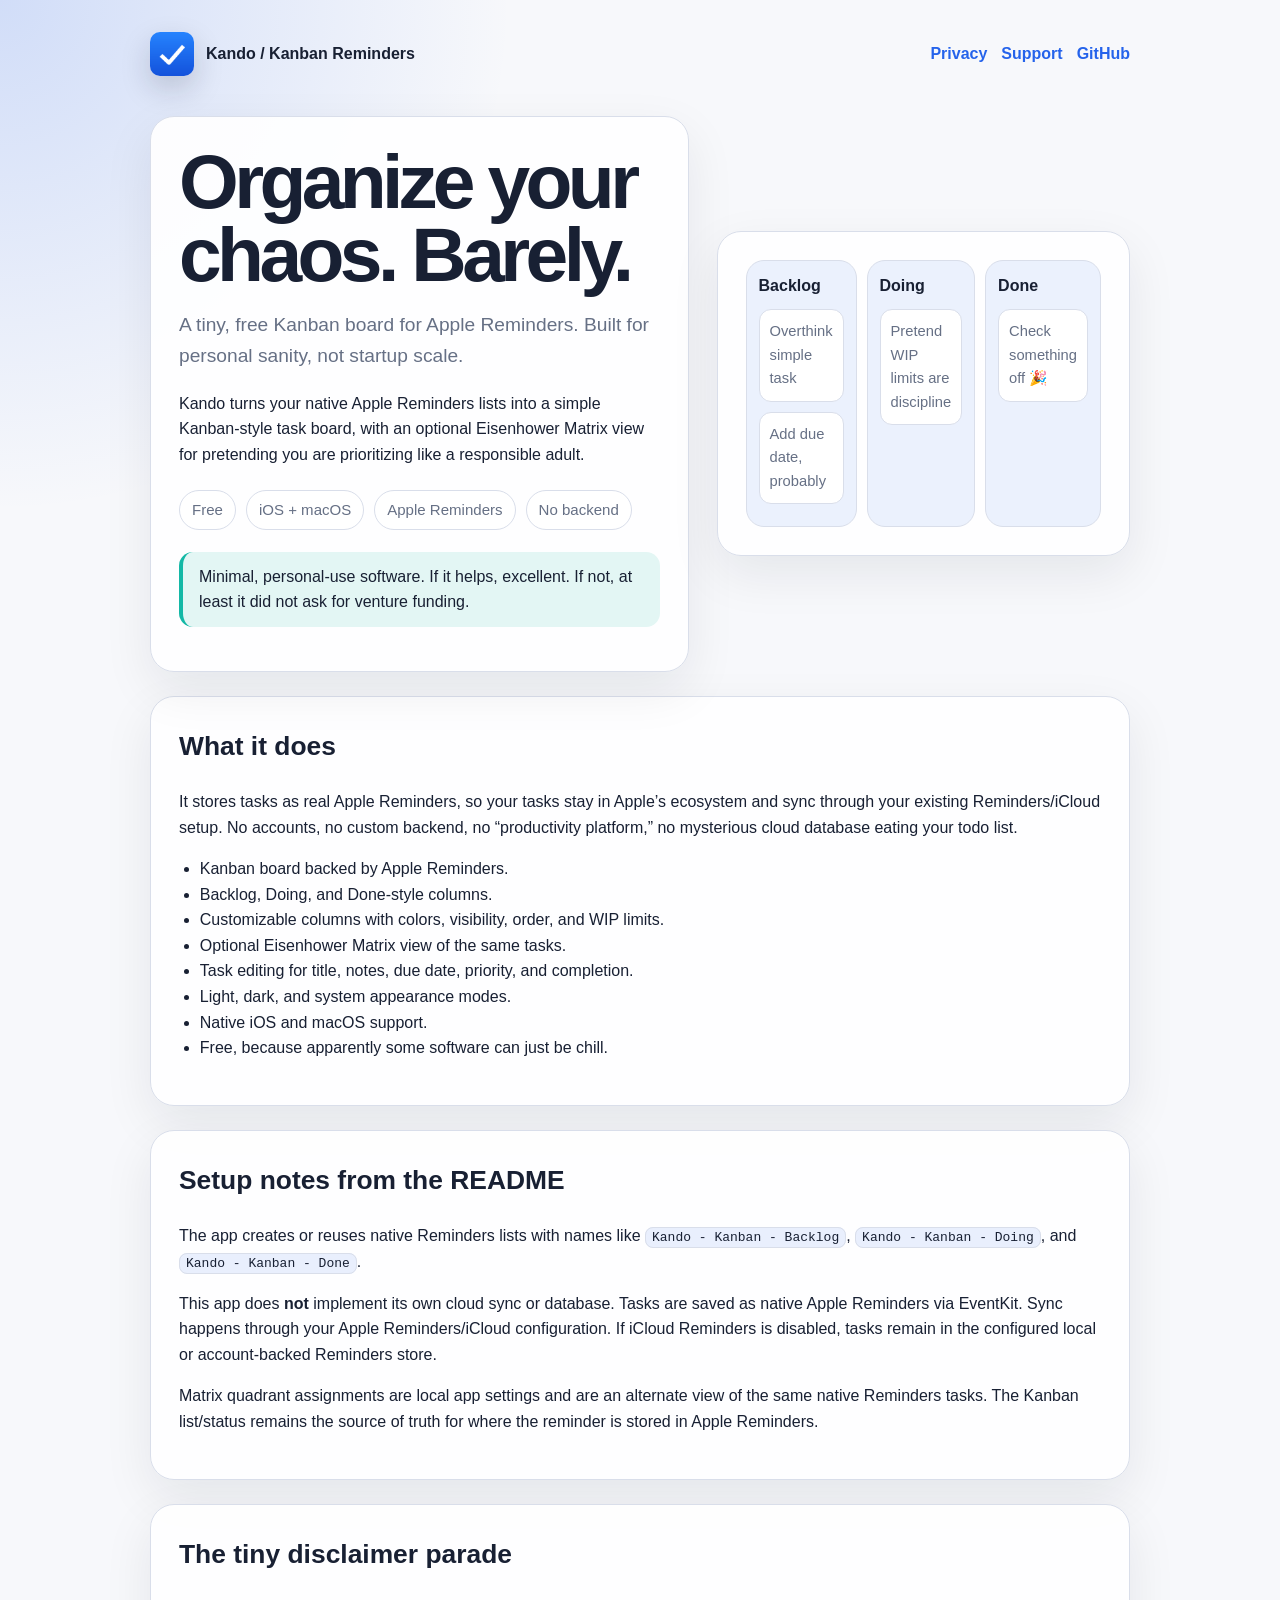
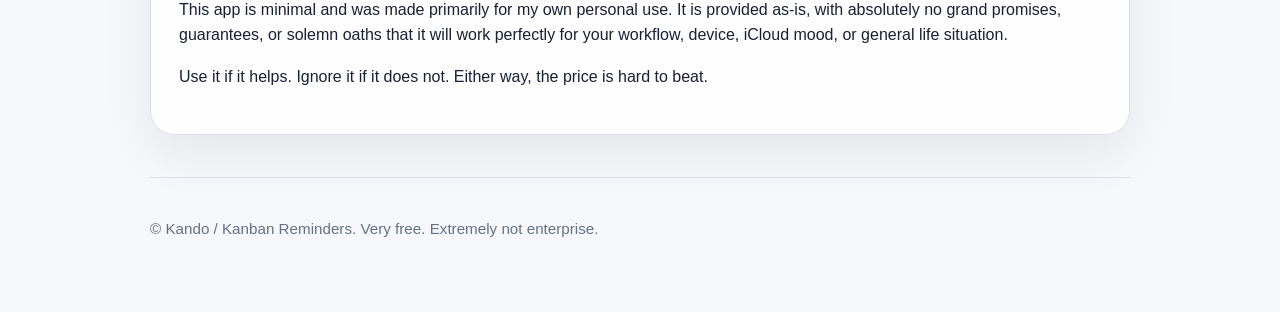
<file: docs/index.html>
<!doctype html>
<html lang="en">
<head>
  <meta charset="utf-8">
  <meta name="viewport" content="width=device-width, initial-scale=1">
  <title>Kando — Kanban Reminders</title>
  <meta name="description" content="A tiny, free Kanban board for Apple Reminders. Built for personal sanity, not startup scale.">
  <link rel="icon" href="assets/kando-icon.png">
  <link rel="apple-touch-icon" href="assets/kando-icon.png">
  <link rel="stylesheet" href="styles.css">
</head>
<body>
  <main class="page">
    <nav>
      <a class="brand" href="index.html">
        <img class="logo" src="assets/kando-icon.png" alt="Kando app icon">
        <span>Kando / Kanban Reminders</span>
      </a>
      <div class="links">
        <a href="privacy.html">Privacy</a>
        <a href="support.html">Support</a>
        <a href="https://github.com/">GitHub</a>
      </div>
    </nav>

    <section class="hero">
      <div class="card">
        <h1>Organize your chaos. Barely.</h1>
        <p class="lede">A tiny, free Kanban board for Apple Reminders. Built for personal sanity, not startup scale.</p>
        <p>Kando turns your native Apple Reminders lists into a simple Kanban-style task board, with an optional Eisenhower Matrix view for pretending you are prioritizing like a responsible adult.</p>
        <div class="badges">
          <span class="badge">Free</span>
          <span class="badge">iOS + macOS</span>
          <span class="badge">Apple Reminders</span>
          <span class="badge">No backend</span>
        </div>
        <p class="notice">Minimal, personal-use software. If it helps, excellent. If not, at least it did not ask for venture funding.</p>
      </div>

      <div class="card mock-board" aria-label="Kanban board illustration">
        <div class="column"><strong>Backlog</strong><div class="task">Overthink simple task</div><div class="task">Add due date, probably</div></div>
        <div class="column"><strong>Doing</strong><div class="task">Pretend WIP limits are discipline</div></div>
        <div class="column"><strong>Done</strong><div class="task">Check something off 🎉</div></div>
      </div>
    </section>

    <section class="card" style="margin-top: 24px;">
      <h2>What it does</h2>
      <p>It stores tasks as real Apple Reminders, so your tasks stay in Apple’s ecosystem and sync through your existing Reminders/iCloud setup. No accounts, no custom backend, no “productivity platform,” no mysterious cloud database eating your todo list.</p>
      <ul>
        <li>Kanban board backed by Apple Reminders.</li>
        <li>Backlog, Doing, and Done-style columns.</li>
        <li>Customizable columns with colors, visibility, order, and WIP limits.</li>
        <li>Optional Eisenhower Matrix view of the same tasks.</li>
        <li>Task editing for title, notes, due date, priority, and completion.</li>
        <li>Light, dark, and system appearance modes.</li>
        <li>Native iOS and macOS support.</li>
        <li>Free, because apparently some software can just be chill.</li>
      </ul>
    </section>

    <section class="card" style="margin-top: 24px;">
      <h2>Setup notes from the README</h2>
      <p>The app creates or reuses native Reminders lists with names like <code>Kando - Kanban - Backlog</code>, <code>Kando - Kanban - Doing</code>, and <code>Kando - Kanban - Done</code>.</p>
      <p>This app does <strong>not</strong> implement its own cloud sync or database. Tasks are saved as native Apple Reminders via EventKit. Sync happens through your Apple Reminders/iCloud configuration. If iCloud Reminders is disabled, tasks remain in the configured local or account-backed Reminders store.</p>
      <p>Matrix quadrant assignments are local app settings and are an alternate view of the same native Reminders tasks. The Kanban list/status remains the source of truth for where the reminder is stored in Apple Reminders.</p>
    </section>

    <section class="card" style="margin-top: 24px;">
      <h2>The tiny disclaimer parade</h2>
      <p>This app is minimal and was made primarily for my own personal use. It is provided as-is, with absolutely no grand promises, guarantees, or solemn oaths that it will work perfectly for your workflow, device, iCloud mood, or general life situation.</p>
      <p>Use it if it helps. Ignore it if it does not. Either way, the price is hard to beat.</p>
    </section>

    <footer>
      <p>© Kando / Kanban Reminders. Very free. Extremely not enterprise.</p>
    </footer>
  </main>
</body>
</html>
</file>
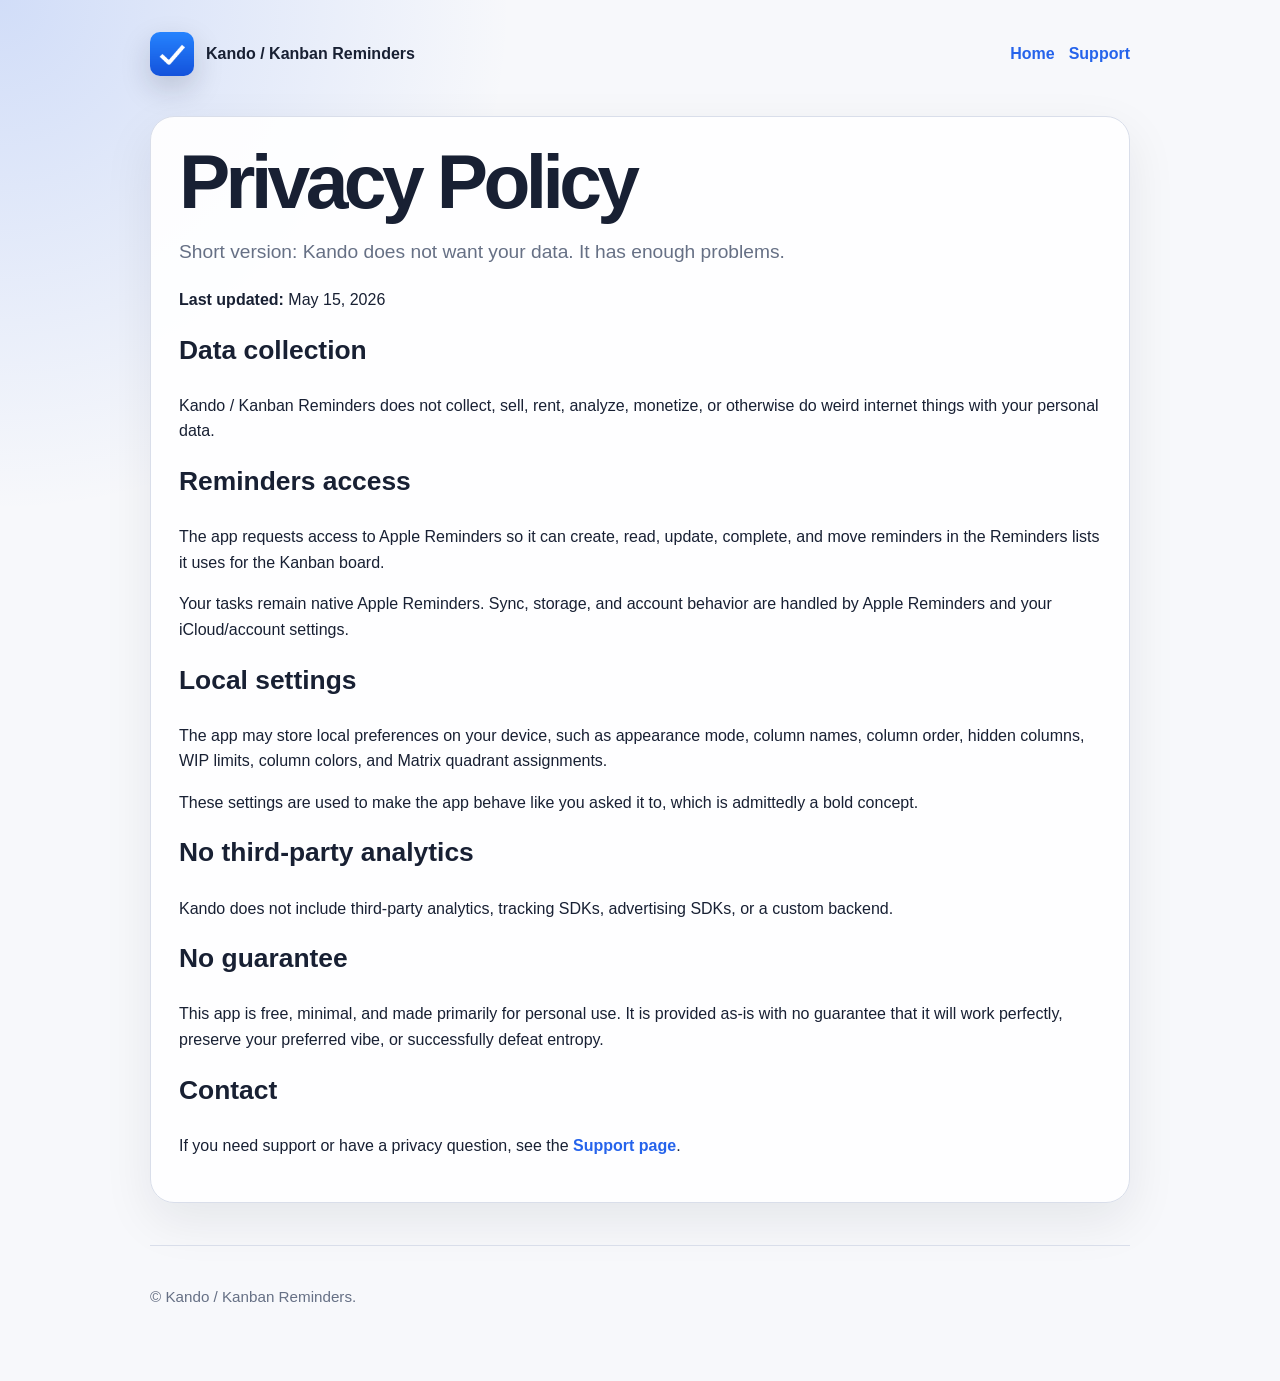
<file: docs/privacy.html>
<!doctype html>
<html lang="en">
<head>
  <meta charset="utf-8">
  <meta name="viewport" content="width=device-width, initial-scale=1">
  <title>Privacy Policy — Kando</title>
  <meta name="description" content="Privacy policy for Kando / Kanban Reminders.">
  <link rel="icon" href="assets/kando-icon.png">
  <link rel="apple-touch-icon" href="assets/kando-icon.png">
  <link rel="stylesheet" href="styles.css">
</head>
<body>
  <main class="page">
    <nav>
      <a class="brand" href="index.html">
        <img class="logo" src="assets/kando-icon.png" alt="Kando app icon">
        <span>Kando / Kanban Reminders</span>
      </a>
      <div class="links">
        <a href="index.html">Home</a>
        <a href="support.html">Support</a>
      </div>
    </nav>

    <section class="card">
      <h1>Privacy Policy</h1>
      <p class="lede">Short version: Kando does not want your data. It has enough problems.</p>
      <p><strong>Last updated:</strong> May 15, 2026</p>

      <h2>Data collection</h2>
      <p>Kando / Kanban Reminders does not collect, sell, rent, analyze, monetize, or otherwise do weird internet things with your personal data.</p>

      <h2>Reminders access</h2>
      <p>The app requests access to Apple Reminders so it can create, read, update, complete, and move reminders in the Reminders lists it uses for the Kanban board.</p>
      <p>Your tasks remain native Apple Reminders. Sync, storage, and account behavior are handled by Apple Reminders and your iCloud/account settings.</p>

      <h2>Local settings</h2>
      <p>The app may store local preferences on your device, such as appearance mode, column names, column order, hidden columns, WIP limits, column colors, and Matrix quadrant assignments.</p>
      <p>These settings are used to make the app behave like you asked it to, which is admittedly a bold concept.</p>

      <h2>No third-party analytics</h2>
      <p>Kando does not include third-party analytics, tracking SDKs, advertising SDKs, or a custom backend.</p>

      <h2>No guarantee</h2>
      <p>This app is free, minimal, and made primarily for personal use. It is provided as-is with no guarantee that it will work perfectly, preserve your preferred vibe, or successfully defeat entropy.</p>

      <h2>Contact</h2>
      <p>If you need support or have a privacy question, see the <a class="button" href="support.html">Support page</a>.</p>
    </section>

    <footer>
      <p>© Kando / Kanban Reminders.</p>
    </footer>
  </main>
</body>
</html>
</file>
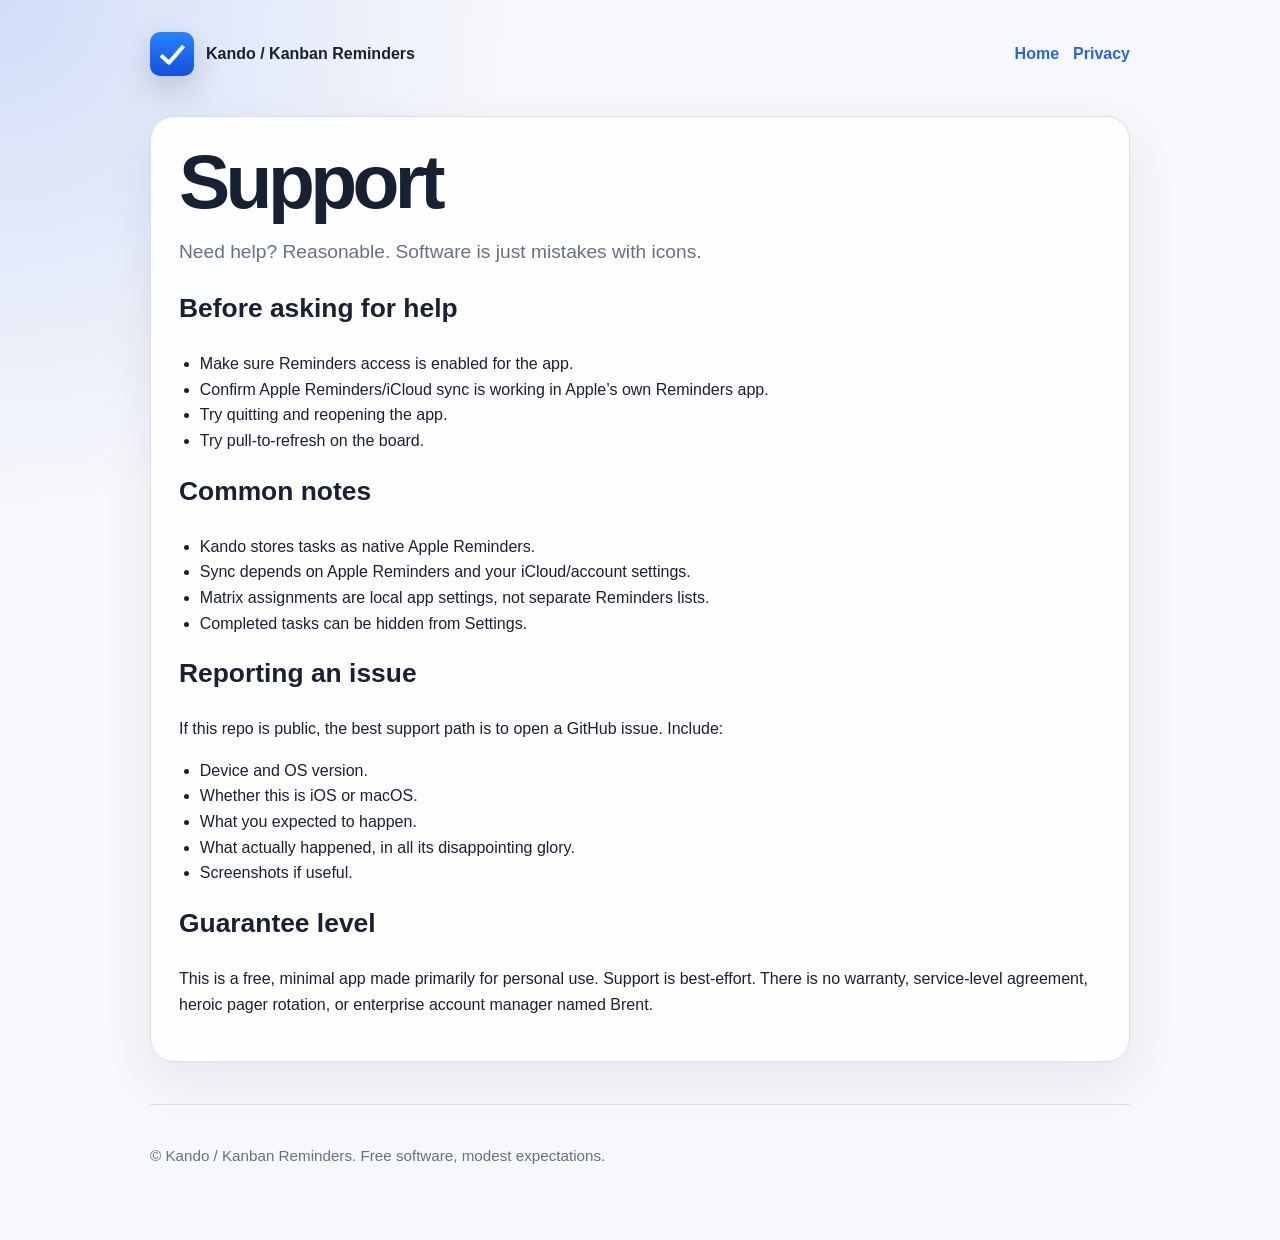
<file: docs/support.html>
<!doctype html>
<html lang="en">
<head>
  <meta charset="utf-8">
  <meta name="viewport" content="width=device-width, initial-scale=1">
  <title>Support — Kando</title>
  <meta name="description" content="Support page for Kando / Kanban Reminders.">
  <link rel="icon" href="assets/kando-icon.png">
  <link rel="apple-touch-icon" href="assets/kando-icon.png">
  <link rel="stylesheet" href="styles.css">
</head>
<body>
  <main class="page">
    <nav>
      <a class="brand" href="index.html">
        <img class="logo" src="assets/kando-icon.png" alt="Kando app icon">
        <span>Kando / Kanban Reminders</span>
      </a>
      <div class="links">
        <a href="index.html">Home</a>
        <a href="privacy.html">Privacy</a>
      </div>
    </nav>

    <section class="card">
      <h1>Support</h1>
      <p class="lede">Need help? Reasonable. Software is just mistakes with icons.</p>

      <h2>Before asking for help</h2>
      <ul>
        <li>Make sure Reminders access is enabled for the app.</li>
        <li>Confirm Apple Reminders/iCloud sync is working in Apple’s own Reminders app.</li>
        <li>Try quitting and reopening the app.</li>
        <li>Try pull-to-refresh on the board.</li>
      </ul>

      <h2>Common notes</h2>
      <ul>
        <li>Kando stores tasks as native Apple Reminders.</li>
        <li>Sync depends on Apple Reminders and your iCloud/account settings.</li>
        <li>Matrix assignments are local app settings, not separate Reminders lists.</li>
        <li>Completed tasks can be hidden from Settings.</li>
      </ul>

      <h2>Reporting an issue</h2>
      <p>If this repo is public, the best support path is to open a GitHub issue. Include:</p>
      <ul>
        <li>Device and OS version.</li>
        <li>Whether this is iOS or macOS.</li>
        <li>What you expected to happen.</li>
        <li>What actually happened, in all its disappointing glory.</li>
        <li>Screenshots if useful.</li>
      </ul>

      <h2>Guarantee level</h2>
      <p>This is a free, minimal app made primarily for personal use. Support is best-effort. There is no warranty, service-level agreement, heroic pager rotation, or enterprise account manager named Brent.</p>
    </section>

    <footer>
      <p>© Kando / Kanban Reminders. Free software, modest expectations.</p>
    </footer>
  </main>
</body>
</html>
</file>
<file: docs/styles.css>
:root {
  color-scheme: light dark;
  --bg: #f7f8fb;
  --card: #ffffff;
  --text: #182033;
  --muted: #667085;
  --border: #d9deea;
  --accent: #2563eb;
  --accent-2: #14b8a6;
}

@media (prefers-color-scheme: dark) {
  :root {
    --bg: #0f172a;
    --card: #111c33;
    --text: #edf2ff;
    --muted: #a6b0c3;
    --border: #25314a;
    --accent: #60a5fa;
    --accent-2: #2dd4bf;
  }
}

* { box-sizing: border-box; }

body {
  margin: 0;
  font-family: -apple-system, BlinkMacSystemFont, "Segoe UI", sans-serif;
  line-height: 1.6;
  background:
    radial-gradient(circle at top left, rgba(37, 99, 235, 0.18), transparent 32rem),
    var(--bg);
  color: var(--text);
}

.page {
  width: min(980px, calc(100% - 32px));
  margin: 0 auto;
  padding: 32px 0 56px;
}

nav {
  display: flex;
  justify-content: space-between;
  align-items: center;
  gap: 16px;
  margin-bottom: 40px;
}

.brand {
  display: flex;
  align-items: center;
  gap: 12px;
  color: var(--text);
  text-decoration: none;
  font-weight: 800;
}

.logo {
  width: 44px;
  height: 44px;
  border-radius: 10px;
  box-shadow: 0 12px 30px rgba(15, 23, 42, 0.18);
}

.links {
  display: flex;
  gap: 14px;
  flex-wrap: wrap;
}

.links a, .button {
  color: var(--accent);
  text-decoration: none;
  font-weight: 650;
}

.hero {
  display: grid;
  grid-template-columns: 1.15fr 0.85fr;
  gap: 28px;
  align-items: center;
}

.card {
  background: color-mix(in srgb, var(--card) 92%, transparent);
  border: 1px solid var(--border);
  border-radius: 24px;
  padding: 28px;
  box-shadow: 0 18px 50px rgba(15, 23, 42, 0.08);
}

h1 {
  font-size: clamp(2.3rem, 7vw, 4.8rem);
  line-height: 0.95;
  margin: 0 0 18px;
  letter-spacing: -0.06em;
}

h2 {
  margin-top: 0;
  font-size: 1.65rem;
}

h3 { margin-bottom: 8px; }

p.lede {
  font-size: 1.2rem;
  color: var(--muted);
}

ul { padding-left: 1.3rem; }

.badges {
  display: flex;
  gap: 10px;
  flex-wrap: wrap;
  margin: 22px 0;
}

.badge {
  border: 1px solid var(--border);
  background: var(--card);
  border-radius: 999px;
  padding: 7px 12px;
  color: var(--muted);
  font-size: 0.94rem;
}

.notice {
  border-left: 4px solid var(--accent-2);
  padding: 12px 16px;
  background: color-mix(in srgb, var(--accent-2) 12%, var(--card));
  border-radius: 14px;
}

.mock-board {
  display: grid;
  grid-template-columns: repeat(3, 1fr);
  gap: 10px;
  min-height: 280px;
}

.column {
  border-radius: 18px;
  background: color-mix(in srgb, var(--accent) 9%, var(--card));
  border: 1px solid var(--border);
  padding: 12px;
}

.column strong { display: block; margin-bottom: 10px; }

.task {
  background: var(--card);
  border: 1px solid var(--border);
  border-radius: 12px;
  padding: 10px;
  margin-bottom: 10px;
  font-size: 0.92rem;
  color: var(--muted);
}

footer {
  margin-top: 42px;
  padding-top: 24px;
  border-top: 1px solid var(--border);
  color: var(--muted);
  font-size: 0.95rem;
}

code {
  background: color-mix(in srgb, var(--accent) 10%, var(--card));
  border: 1px solid var(--border);
  border-radius: 8px;
  padding: 2px 6px;
}

@media (max-width: 760px) {
  nav, .hero { grid-template-columns: 1fr; }
  nav { align-items: flex-start; }
  .hero { display: block; }
  .hero .card + .card { margin-top: 18px; }
  .mock-board { grid-template-columns: 1fr; }
}
</file>
